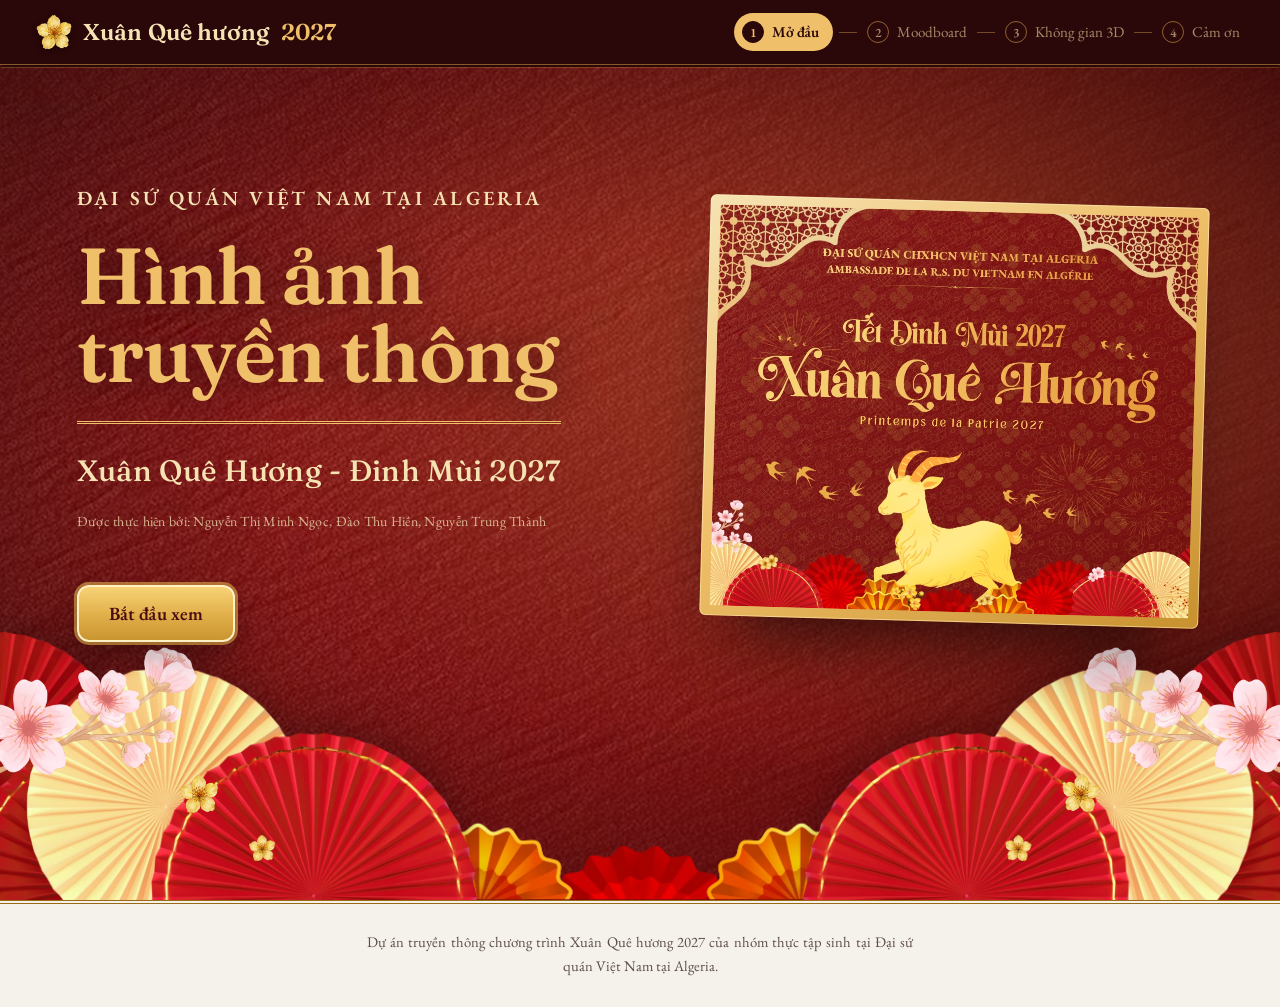
<file: xuan-que-huong-2027/index.html>
<!DOCTYPE html>
<html lang="vi">
<head>
  <meta charset="utf-8">
  <meta name="viewport" content="width=device-width, initial-scale=1">
  <title>Xuân Quê hương 2027, moodboard, ấn phẩm và không gian 3D</title>
  <meta name="description" content="Moodboard, ấn phẩm truyền thông và không gian 3D của chương trình Xuân Quê hương Đinh Mùi 2027, dự án của nhóm thực tập sinh.">
  <link rel="preload" href="assets/fonts/EBGaramondVN-Regular.woff2" as="font" type="font/woff2" crossorigin>
  <link rel="preload" href="assets/fonts/EBGaramondVN-SemiBold.woff2" as="font" type="font/woff2" crossorigin>
  <link rel="preload" href="assets/fonts/Fraunces-latin.woff2" as="font" type="font/woff2" crossorigin>
  <link rel="stylesheet" href="css/style.css?v=10">
  <script type="importmap">
  {
    "imports": {
      "three": "./assets/vendor/three/three.module.js",
      "three/addons/": "./assets/vendor/three/addons/"
    }
  }
  </script>
</head>
<body>

<header class="topbar">
  <a class="brand" href="#/" aria-label="Về trang mở đầu">Xuân Quê hương <span>2027</span></a>
  <nav class="stepper" id="stepper" aria-label="Các phần của bài trình bày">
    <a href="#/" data-step="0"><i>1</i>Mở đầu</a>
    <a href="#/moodboard" data-step="1"><i>2</i>Moodboard</a>
    <a href="#/khong-gian" data-step="2"><i>3</i>Không gian 3D</a>
    <a href="#/cam-on" data-step="3"><i>4</i>Cảm ơn</a>
  </nav>
</header>

<main>

  <section class="view view-home" id="view-home" data-route="/">
    <div class="hero" id="hero">
      <div class="hero-grid">
        <div class="hero-main">
          <div class="hero-copy">
            <p class="hero-org" id="heroOrg"></p>
            <h1>Hình ảnh<br>truyền thông</h1>
            <p class="hero-event" id="heroEvent"></p>
            <p class="hero-credit" id="heroCredit"></p>
          </div>
          <div class="hero-actions">
            <a class="btn btn-gold" href="#/moodboard" id="heroBtn">Bắt đầu xem</a>
          </div>
        </div>
        <figure class="hero-art" id="heroArt" hidden><div class="poster-frame"><img id="heroArtImg" alt="Poster chương trình Xuân Quê hương Đinh Mùi 2027"></div></figure>
      </div>
      <div class="fans" aria-hidden="true"></div>
    </div>
  </section>

  <section class="view view-mood" id="view-moodboard" data-route="/moodboard">
    <div class="page page-wide">
      <h2 id="mTitle"></h2>
      <p class="lead" id="mLead"></p>
      <div class="mood-layout">
        <nav class="toc" id="toc" aria-label="Mục lục trang Moodboard"></nav>
        <div class="mood-body" id="moodBody"></div>
      </div>
      <div class="pager">
        <a class="btn btn-line" href="#/">Quay lại mở đầu</a>
        <a class="btn btn-red" href="#/khong-gian">Tiếp tục tới không gian 3D</a>
      </div>
    </div>
  </section>

  <section class="view view-space" id="view-space" data-route="/khong-gian">
    <div class="space" id="space">
      <div class="space-canvas" id="spaceCanvas"></div>
      <div class="hotspots" id="hotspots"></div>
      <p class="space-loading" id="spaceLoading">Đang dựng không gian</p>

      <div class="space-bar space-views" id="viewButtons" role="group" aria-label="Góc nhìn"></div>
      <div class="space-bar space-tools" role="group" aria-label="Công cụ">
        <div class="seg" id="modeSeg">
          <button type="button" data-mode="orbit" class="on">Xoay quanh</button>
          <button type="button" data-mode="walk">Đi bộ</button>
        </div>
        <div class="seg" id="timeSeg">
          <button type="button" data-time="dusk" class="on">Buổi tối</button>
          <button type="button" data-time="day">Ban ngày</button>
        </div>
        <button type="button" class="tool tool-party" id="confettiBtn">Bắn pháo hoa giấy</button>
        <button type="button" class="tool" id="tourBtn">Tham quan tự động</button>
      </div>

      <aside class="legend" id="legend">
        <button type="button" class="legend-toggle" id="legendToggle" aria-expanded="true">Các khu trong sân</button>
        <ol id="legendList"></ol>
      </aside>

      <aside class="panel" id="panel" hidden>
        <button type="button" class="panel-close" id="panelClose" aria-label="Đóng">Đóng</button>
        <p class="panel-no" id="panelNo"></p>
        <h3 id="panelName"></h3>
        <p id="panelDesc"></p>
        <p class="panel-plan" id="panelPlan"></p>
        <div class="panel-nav">
          <button type="button" class="btn btn-line" id="panelPrev">Khu trước</button>
          <button type="button" class="btn btn-line" id="panelNext">Khu sau</button>
        </div>
      </aside>

      <div class="joy" id="joy" hidden><i id="joyKnob"></i></div>
      <button type="button" class="held-chip" id="heldChip" hidden>Đang cầm brochure. Bấm để xem</button>
      <p class="space-hint" id="spaceHint">Kéo để xoay, cuộn để phóng to, giữ chuột phải để di chuyển. Bấm Đi bộ rồi dùng phím W A S D hoặc bấm vào sàn để đi tới đó.</p>
    </div>
    <div class="space-foot">
      <a class="btn btn-line" href="#/moodboard">Quay lại Moodboard</a>
      <a class="btn btn-red" href="#/cam-on" id="endBtn">Kết thúc</a>
    </div>
  </section>

  <section class="view view-thanks" id="view-thanks" data-route="/cam-on">
    <div class="hero thanks">
      <div class="thanks-card">
        <p class="hero-org" id="thOrg"></p>
        <h2 id="thTitle"></h2>
        <p class="thanks-msg" id="thMsg"></p>
        <p class="thanks-sign" id="thSign"></p>
        <div class="thanks-actions">
          <a class="btn btn-ghost" href="#/">Xem lại từ đầu</a>
          <a class="btn btn-ghost" href="../">Về portfolio</a>
          <a class="btn btn-ghost" href="#/khong-gian">Quay lại không gian 3D</a>
        </div>
      </div>
      <div class="fans" aria-hidden="true"></div>
    </div>
  </section>

</main>

<footer class="sitefoot"><span id="siteFoot"></span></footer>

<dialog class="lightbox" id="lightbox">
  <button type="button" id="lightboxClose" aria-label="Đóng ảnh">Đóng</button>
  <button type="button" class="lb-nav lb-prev" id="lbPrev" aria-label="Ảnh trước">&lsaquo;</button>
  <img id="lightboxImg" alt="">
  <button type="button" class="lb-nav lb-next" id="lbNext" aria-label="Ảnh sau">&rsaquo;</button>
  <p id="lightboxCap"></p>
  <span class="lb-count" id="lbCount"></span>
</dialog>

<dialog class="locdlg" id="locDlg">
  <div class="loc-card" id="locCard" data-pos="middle">
    <div class="loc-glow" aria-hidden="true"></div>
    <div class="loc-sparks" id="locSparks" aria-hidden="true"></div>
    <button type="button" class="loc-x" id="locClose" aria-label="Đóng">Đóng</button>
    <div class="loc-face">
      <img class="loc-img" id="locImg" alt="">
      <div class="loc-over">
        <div class="loc-env" id="locEnv"><i></i></div>
        <p class="loc-title" id="locTitle"></p>
        <p class="loc-msg" id="locMsg"></p>
      </div>
    </div>
    <button type="button" class="btn btn-gold" id="locAgain">Hái thêm một lộc</button>
  </div>
</dialog>

<dialog class="lightbox bro" id="broDlg">
  <button type="button" id="broClose" aria-label="Đóng">Đóng</button>
  <div class="bro-stage" id="broStage" role="img" aria-label="Brochure gấp ba">
    <div class="bf-flip" id="broFlip"><div class="bf-sheet">
      <div class="bf-p bf-a"><i class="ff"></i><i class="fk"></i>
        <div class="bf-p bf-b"><i class="ff"></i><i class="fk"></i>
          <div class="bf-p bf-c"><i class="ff"></i><i class="fk"></i></div>
        </div>
      </div>
    </div></div>
  </div>
  <p id="broLabel"></p>
  <div class="bro-actions">
    <button type="button" class="btn btn-line" id="broFold">Gập lại</button>
    <button type="button" class="btn btn-line" id="broTurn">Lật sang mặt kia</button>
    <button type="button" class="btn btn-gold" id="broTake">Cầm theo brochure</button>
  </div>
  <p class="bro-note" id="broNote"></p>
</dialog>

<script type="module" src="js/app.js?v=10"></script>
</body>
</html>
</file>
<file: xuan-que-huong-2027/css/style.css>
/* =====================================================================
   Xuân Quê hương 2027, giao diện hồ sơ trình bày
   Đỏ son, vàng đồng, men sứ. Chữ tiêu đề và nội dung đổi được trong trang quản trị.
   ===================================================================== */
:root {
  /* bảng màu theo moodboard */
  --maroon: #841b1a;        /* nền chủ đạo */
  --vermilion: #a71f02;     /* họa tiết quạt nan */
  --forest: #23402f;        /* nền sản phẩm truyền thông */
  --blush: #fe909d;         /* hoa đào */
  --gold-1: #efbf69;        /* chữ và họa tiết */
  --gold-2: #f0c270;
  --gold-3: #fdd05a;        /* hoa mai */
  --gold-4: #f0a622;
  --night: #0a0304;         /* nền các bảng moodboard */
  --lacquer: #2a0709;
  --lacquer-2: #3d0d10;
  --red: #a71f02;
  --red-deep: #841b1a;
  --gold: #efbf69;
  --gold-d: #9a6b16;
  --gold-soft: #f6e3b4;
  --pink: #fe909d;
  --leaf: #23402f;
  --lime: #f5f2ec;          /* nền trang, giấy ngà */
  --paper: #ffffff;
  --card: #fff8e6;          /* nền thẻ nội dung, kem vàng dịu mắt */
  --ink: #2a1a1a;
  --muted: #5d4c4c;
  --line: #ddd5c8;
  --bar: 64px;
  --font-body: 'EB Garamond VN', 'EB Garamond', Georgia, 'Times New Roman', serif;
  --font-display: 'Fraunces', 'Cormorant Garamond', Georgia, 'Times New Roman', serif;
  --wave: radial-gradient(circle at 50% 100%, transparent 0 17px, rgba(239, 191, 105, .3) 18px 19px, transparent 20px);
  --mai: url("../assets/brand/hoa-mai.webp");
  --tex-red: url("../assets/texture/li-xi-do.jpg");
  --tex-green: url("../assets/texture/nen-xanh.jpg");
}

@font-face { font-family: 'Fraunces'; src: url('../assets/fonts/Fraunces-vi.woff2') format('woff2'); font-weight: 100 900; font-style: normal; font-display: swap; unicode-range: U+0102-0103, U+0110-0111, U+0128-0129, U+0168-0169, U+01A0-01A1, U+01AF-01B0, U+0300-0301, U+0303-0304, U+0308-0309, U+0323, U+0329, U+1EA0-1EF9, U+20AB; }
@font-face { font-family: 'Fraunces'; src: url('../assets/fonts/Fraunces-latin.woff2') format('woff2'); font-weight: 100 900; font-style: normal; font-display: swap; unicode-range: U+0000-00FF, U+0131, U+0152-0153, U+02BB-02BC, U+02C6, U+02DA, U+02DC, U+0304, U+0308, U+0329, U+2000-206F, U+20AC, U+2122, U+2191, U+2193, U+2212, U+2215, U+FEFF, U+FFFD; }
/* hệ font nội dung: EB Garamond, Regular cho chữ thường, SemiBold cho chữ cần nổi bật */
@font-face { font-family: 'EB Garamond VN'; src: url('../assets/fonts/EBGaramondVN-Regular.woff2') format('woff2'); font-weight: 400 500; font-style: normal; font-display: swap; }
@font-face { font-family: 'EB Garamond VN'; src: url('../assets/fonts/EBGaramondVN-SemiBold.woff2') format('woff2'); font-weight: 600 800; font-style: normal; font-display: swap; }
html { font-size: 112%; }

* { box-sizing: border-box; }
html { scroll-behavior: smooth; }
body {
  margin: 0; font-family: var(--font-body); font-weight: var(--font-body-weight, 400);
  color: var(--ink); background: var(--lime); line-height: 1.7; -webkit-font-smoothing: antialiased;
}
img { max-width: 100%; display: block; }
a { color: inherit; }
:focus-visible { outline: 3px solid var(--gold); outline-offset: 3px; }
@media (prefers-reduced-motion: reduce) { html { scroll-behavior: auto; } }

/* ---------- Thanh trên: tên chương trình và các bước ---------- */
.topbar {
  position: sticky; top: 0; z-index: 50; height: var(--bar);
  display: flex; align-items: center; justify-content: space-between; gap: 20px;
  padding: 0 clamp(14px, 3vw, 36px);
  background: var(--lacquer); color: var(--gold-soft);
  box-shadow: 0 1px 0 rgba(224, 174, 72, .5), 0 4px 0 -1px var(--lacquer), 0 5px 0 -1px rgba(224, 174, 72, .28);
}
.brand {
  display: flex; align-items: center; gap: 11px; white-space: nowrap; text-decoration: none;
  font-family: var(--font-display); font-weight: 600; font-size: 1.28rem; letter-spacing: .005em; color: var(--c-brand, var(--gold-soft));
}
.brand::before { content: ''; width: 36px; height: 36px; flex: none; background: var(--mai) center / contain no-repeat; filter: drop-shadow(0 1px 3px rgba(0, 0, 0, .45)); }
.brand span { color: var(--gold); }

.stepper { display: flex; align-items: center; overflow-x: auto; scrollbar-width: none; }
.stepper::-webkit-scrollbar { display: none; }
.stepper a {
  position: relative; display: flex; align-items: center; gap: 8px; white-space: nowrap;
  padding: 8px 4px; margin-left: 30px; text-decoration: none; font-size: .84rem; font-weight: 500;
  color: rgba(243, 220, 163, .62); transition: color .2s;
}
.stepper a:first-child { margin-left: 0; }
.stepper a + a::before {
  content: ''; position: absolute; left: -24px; top: 50%; width: 18px; height: 1px; background: rgba(224, 174, 72, .4);
}
.stepper a i {
  font-style: normal; display: grid; place-items: center; width: 22px; height: 22px; border-radius: 50%;
  border: 1px solid rgba(224, 174, 72, .55); font-size: .72rem; font-weight: 600;
}
.stepper a:hover { color: var(--gold-soft); }
.stepper a.done { color: rgba(243, 220, 163, .85); }
.stepper a.done i { background: rgba(224, 174, 72, .25); }
.stepper a.active { color: var(--lacquer); }
.stepper a.active { padding: 6px 14px 6px 8px; border-radius: 999px; background: var(--gold); font-weight: 600; }
.stepper a.active i { background: var(--lacquer); color: var(--gold); border-color: var(--lacquer); }

/* ---------- Khung chung các trang ---------- */
.view { display: none; }
.view.is-active { display: block; animation: viewIn .3s ease both; }
@keyframes viewIn { from { opacity: 0; } to { opacity: 1; } }
@media (prefers-reduced-motion: reduce) { .view.is-active { animation: none; } }

.page { max-width: 1040px; margin: 0 auto; padding: clamp(34px, 6vw, 72px) clamp(18px, 4vw, 36px) 64px; }
.page-wide { max-width: 1240px; }
.page > h2:first-child, .page-head h2 { position: relative; padding-bottom: 20px; margin-bottom: 20px; }
.page > h2:first-child::after, .page-head h2::after {      /* đường chỉ vàng kép */
  content: ''; position: absolute; left: 0; bottom: 0; width: 96px; height: 7px;
  border-top: 3px solid var(--gold); border-bottom: 1px solid var(--gold);
}
h2, h3 { text-wrap: balance; }
h2 {
  font-family: var(--font-display); font-weight: 600; letter-spacing: -.012em;
  font-size: clamp(2.2rem, 5.2vw, 3.6rem); line-height: 1.06; margin: 0 0 12px; color: var(--c-h2, var(--red-deep));
}
h3 { font-family: var(--font-display); font-weight: 600; margin: 0 0 8px; }
.lead { max-width: none; color: var(--c-body, var(--muted)); margin: 0 0 48px; font-size: 1.12rem; line-height: 1.75; }

/* ---------- Nút ---------- */
.btn {
  display: inline-flex; align-items: center; justify-content: center; gap: 10px;
  font: 500 .95rem var(--font-body); text-decoration: none; cursor: pointer;
  padding: 12px 24px; border-radius: 8px; border: 1.5px solid transparent;
  transition: transform .15s, background .2s, color .2s, border-color .2s, box-shadow .2s;
}
.btn:active { transform: translateY(1px); }
.btn-red { background: var(--red); color: #fff; }
.btn-red:hover { background: var(--red-deep); }
.btn-line { background: transparent; color: var(--ink); border-color: #b9b0a3; }
.btn-line:hover { border-color: var(--red); color: var(--red); }
.btn-ghost { background: transparent; color: var(--gold-soft); border-color: rgba(243, 220, 163, .55); }
.btn-ghost:hover { background: rgba(255, 255, 255, .1); }
/* nút vàng có khung: dùng cho thao tác chính */
.btn-gold, .choice-go {
  display: inline-flex; align-items: center; gap: 12px; padding: 14px 30px; border-radius: 12px;
  font: 700 1.04rem var(--font-body); color: #4a0c12; text-decoration: none; cursor: pointer;
  background: linear-gradient(180deg, #f7d276 0%, #e0ae48 55%, #c99530 100%);
  border: 2px solid #fff1c4;
  box-shadow: 0 0 0 3px rgba(224, 174, 72, .6), 0 12px 26px rgba(0, 0, 0, .32);
  transition: transform .15s, filter .2s;
}
.btn-gold:hover, .choice-proposal:hover .choice-go { filter: brightness(1.07); transform: translateY(-1px); }
.choice-go::after { content: '\203A'; font-size: 1.5rem; line-height: .8; }
.choice-go { animation: goPulse 2.6s ease-out infinite; }
@keyframes goPulse { 0% { box-shadow: 0 0 0 3px rgba(224,174,72,.6), 0 12px 26px rgba(0,0,0,.32), 0 0 0 3px rgba(224,174,72,.55); } 70%, 100% { box-shadow: 0 0 0 3px rgba(224,174,72,.6), 0 12px 26px rgba(0,0,0,.32), 0 0 0 18px rgba(224,174,72,0); } }
@media (prefers-reduced-motion: reduce) { .choice-go { animation: none; } }

.pager { display: flex; flex-wrap: wrap; gap: 12px; justify-content: space-between; align-items: center; margin-top: 56px; padding-top: 24px; border-top: 1px solid var(--line); }

/* ---------- Mở đầu ---------- */
.hero {
  position: relative; min-height: calc(100svh - var(--bar)); overflow: hidden;
  display: flex; flex-direction: column; justify-content: center;
  padding: clamp(32px, 5vw, 72px) clamp(24px, 6vw, 88px) clamp(140px, 16vw, 230px); color: var(--gold-soft);
  background:
    radial-gradient(ellipse at 70% 36%, rgba(253, 208, 90, .2), transparent 55%),
    radial-gradient(ellipse at 50% 50%, transparent 40%, rgba(20, 2, 4, .55) 100%),
    var(--tex-red) center / cover, var(--maroon);
}
.hero-grid { position: relative; z-index: 1; width: 100%; max-width: 1280px; margin: 0 auto;
  display: grid; grid-template-columns: minmax(0, 1.05fr) minmax(0, .95fr); gap: clamp(32px, 6vw, 96px); align-items: center; }
.hero:not(.has-art) .hero-grid { grid-template-columns: minmax(0, 1fr); }
.hero-main { display: flex; flex-direction: column; align-items: flex-start; gap: clamp(30px, 4vw, 52px); }
.hero-copy { position: relative; max-width: 660px; }
.hero-org { margin: 0 0 22px; font-weight: 600; font-size: 1.12rem; letter-spacing: .16em; text-transform: uppercase; color: var(--c-hero-text, var(--gold-soft)); }
.hero h1 {
  margin: 0; font-family: var(--font-display); font-weight: 600; letter-spacing: -.02em;
  font-size: clamp(2.8rem, 6.2vw, 5.5rem); line-height: .98; color: var(--c-hero-title, var(--gold));
  text-shadow: 0 4px 30px rgba(20, 2, 4, .45);
}
.hero-event { margin: 28px 0 0; padding-top: 22px; width: fit-content; font-family: var(--font-display); font-weight: 500;
  font-size: clamp(1.15rem, 2.3vw, 1.65rem); letter-spacing: .01em; color: var(--c-hero-text, var(--gold-soft)); border-top: 3px double var(--gold); }
.hero-actions { position: relative; display: flex; }

/* poster key visual đặt trong khung vàng */
.hero-art { margin: 0; justify-self: center; width: 100%; max-width: 600px; }
.poster-frame { position: relative; margin: 0; padding: 10px; border-radius: 6px;
  background: linear-gradient(145deg, #f6e3b4, #efbf69 45%, #c8912f);
  box-shadow: 0 44px 80px -34px rgba(0, 0, 0, .75), 0 0 0 1px rgba(255, 241, 196, .55) inset; }
.poster-frame img { width: 100%; border-radius: 2px; }
.hero-art .poster-frame { transform: rotate(1.6deg); animation: floaty 8s ease-in-out infinite; }
@keyframes floaty { 0%, 100% { transform: rotate(1.6deg) translateY(0); } 50% { transform: rotate(1.6deg) translateY(-10px); } }
@media (prefers-reduced-motion: reduce) { .hero-art .poster-frame { animation: none; } }

/* nan quạt trang trí theo phông nền: cụm quạt lớn ở hai góc, hàng hoa quạt tròn ở giữa chân trang, cành hoa đào chồm lên */
.fans { --fh: clamp(150px, 21vw, 320px); position: absolute; left: 0; right: 0; bottom: 0; height: var(--fh); z-index: 0; pointer-events: none;
  background: url("../assets/moodboard/cut/nan-quat-vien.webp") no-repeat center bottom / auto 48%; }
.fans::before, .fans::after { content: ''; position: absolute; bottom: 0; height: 100%; width: calc(var(--fh) * 1.78);
  background: url("../assets/moodboard/cut/hoa-mai-mot.webp") no-repeat 41% 62% / 8% auto, url("../assets/moodboard/cut/hoa-mai-mot.webp") no-repeat 55% 84% / 5.5% auto,
    url("../assets/moodboard/cut/canh-hoa-hong.webp") no-repeat -9% 12% / 46% auto, url("../assets/moodboard/cut/nan-quat-do.webp") no-repeat left bottom / 100% 100%; filter: drop-shadow(0 -6px 18px rgba(0,0,0,.25)); }
.fans::before { left: 0; }
.fans::after { right: 0; transform: scaleX(-1); }
@media (max-width: 720px) { .fans { background-size: auto 40%; } .fans::before, .fans::after { width: calc(var(--fh) * 1.2); } }
.hero.has-image {
  background: var(--hero-img) center / var(--hero-fit, cover) no-repeat, var(--lacquer); justify-content: flex-end; padding-bottom: 40px;
}
.hero.has-image .hero-copy, .hero.has-image .hero-art, .hero.has-image .fans { display: none; }
.hero.has-image .hero-grid { display: flex; justify-content: center; }
.hero.has-image .hero-main { align-items: center; }

/* ---------- Nội dung trình bày ---------- */
.choices { display: grid; grid-template-columns: 1.1fr 1fr; gap: clamp(20px, 3vw, 44px); align-items: stretch; }
.choice { display: flex; flex-direction: column; gap: 8px; text-decoration: none; }
.choice h3 { font-size: clamp(1.7rem, 3vw, 2.2rem); line-height: 1.12; margin-bottom: 6px; }
.choice p { margin: 0; }

/* kho tài liệu: dạng bảng kê, không đóng khung */
.choice-docs { padding-top: 22px; border-top: 4px double var(--gold-d); }
.choice-docs h3 { color: var(--c-h3, var(--red-deep)); }
.choice-docs p { color: var(--c-body, var(--muted)); }
.doclist { list-style: none; margin: 22px 0 0; padding: 0; }
.doclist li { border-bottom: 1px solid var(--line); }
.doclist a, .doclist .off {
  display: flex; justify-content: space-between; align-items: center; gap: 16px; padding: 15px 4px 15px 14px; text-decoration: none;
  border-left: 3px solid transparent; transition: background .2s, border-color .2s;
}
.doclist a:hover { background: rgba(158, 24, 34, .05); border-left-color: var(--red); }
.doclist b { font-weight: 600; color: var(--red-deep); }
.doclist small { display: block; color: var(--muted); font-size: .82rem; }
.doclist .tag { font-size: .8rem; font-weight: 600; color: var(--leaf); white-space: nowrap; }
.doclist .off { opacity: .55; cursor: not-allowed; }
.doclist .off .tag { color: var(--muted); }

/* proposal: khối đỏ son nổi bật */
.choice-proposal {
  position: relative; overflow: hidden; padding: clamp(26px, 3.4vw, 40px); min-height: 330px; border-radius: 14px;
  color: #fff; background: linear-gradient(160deg, rgba(167, 31, 2, .28) 0%, rgba(42, 7, 9, .5) 100%), var(--tex-red) center / cover, var(--maroon);
  box-shadow: 0 24px 50px -26px rgba(60, 10, 12, .8);
  border: 1px solid rgba(224, 174, 72, .55); outline: 1px solid rgba(224, 174, 72, .4); outline-offset: -9px;
}
.choice-proposal h3 { color: var(--gold-soft); position: relative; }
.choice-proposal p { position: relative; color: rgba(255, 255, 255, .92); }
.choice-go { align-self: flex-start; margin-top: auto; position: relative; z-index: 1; }

.flow { list-style: none; margin: 56px 0 0; padding: 0; display: flex; flex-wrap: wrap; gap: 10px 0; align-items: center; font-size: .92rem; color: var(--c-body, var(--muted)); }
.flow li { display: flex; align-items: center; }
.flow li + li::before { content: ''; width: 36px; height: 1px; background: var(--gold-d); margin: 0 14px; }


/* ---------- Mục lục bên trái dùng chung cho Proposal và Moodboard ---------- */
.mood-layout { display: grid; grid-template-columns: 196px minmax(0, 1fr); gap: clamp(32px, 5vw, 80px); align-items: start; }
.toc { position: sticky; top: calc(var(--bar) + 28px); display: grid; gap: 2px; border-left: 1px solid var(--line); }
.toc button {
  text-align: left; font: 600 .98rem var(--font-body); color: var(--muted); background: none; border: 0; cursor: pointer;
  padding: 9px 0 9px 16px; margin-left: -1px; border-left: 3px solid transparent; transition: color .2s, border-color .2s;
}
.toc button:hover { color: var(--red); }
.toc button.on { color: var(--red-deep); border-left-color: var(--red); }

/* ---------- Moodboard: nền tối như các bảng của nhóm ---------- */
.view-mood { background: radial-gradient(ellipse at 50% -8%, rgba(132, 27, 26, .6), transparent 56%), var(--night); color: var(--gold-soft); min-height: calc(100svh - var(--bar)); }
.view-mood h2 { color: var(--blush); }
.view-mood .page > h2:first-child::after { border-color: var(--gold-1); }
.view-mood .lead { color: rgba(246, 227, 180, .86); }
.view-mood .toc { border-left-color: rgba(239, 191, 105, .25); }
.view-mood .toc button { color: rgba(246, 227, 180, .62); }
.view-mood .toc button:hover { color: var(--gold-3); }
.view-mood .toc button.on { color: var(--blush); border-left-color: var(--blush); }
.view-mood .pager { border-top-color: rgba(239, 191, 105, .25); }
.view-mood .btn-line { color: var(--gold-soft); border-color: rgba(239, 191, 105, .55); }
.view-mood .btn-line:hover { color: #fff; border-color: var(--blush); }
.view-mood .pintro { color: var(--gold-soft); }

.msec { margin-bottom: clamp(76px, 9vw, 130px); scroll-margin-top: calc(var(--bar) + 24px); }
.mhead { position: relative; display: flex; align-items: baseline; gap: 18px; margin-bottom: 38px; padding-bottom: 18px; border-bottom: 1px solid rgba(239, 191, 105, .28); }
.mhead::after { content: ''; position: absolute; left: 0; bottom: -2px; width: 76px; height: 3px; background: var(--blush); }
.mno { font: 600 1.05rem var(--font-display); letter-spacing: .12em; color: var(--blush); }
.mhead h3 { margin: 0; font-size: clamp(1.9rem, 3.4vw, 2.7rem); line-height: 1.1; color: var(--gold-1); }
.stack { display: grid; gap: clamp(44px, 5vw, 72px); }
.duo { display: grid; grid-template-columns: repeat(2, minmax(0, 1fr)); gap: clamp(36px, 4vw, 56px) clamp(24px, 3.4vw, 48px); }
.solo { max-width: 600px; margin: 0 auto; }
.board { margin: 0; }
.board-img { display: block; overflow: hidden; border-radius: 8px; background: #000; border: 1px solid rgba(239, 191, 105, .22); box-shadow: 0 34px 64px -36px rgba(0, 0, 0, .95); }
.board.light .board-img { background: #fff; border-color: rgba(239, 191, 105, .45); }
.board-img img { width: 100%; display: block; cursor: zoom-in; transition: transform .7s cubic-bezier(.2, .7, .2, 1); }
.board:hover .board-img img { transform: scale(1.018); }
.cap2 { display: grid; gap: 8px; margin-top: 20px; color: var(--gold-soft); }
.cap2 b { font: 600 1.28rem var(--font-display); color: var(--gold-1); }
.cap2 span { text-align: justify; text-justify: inter-word; line-height: 1.75; font-size: 1.08rem; }
.cap2.split { grid-template-columns: minmax(150px, 220px) minmax(0, 1fr); gap: 12px 36px; align-items: start; }
.msub { margin: clamp(48px, 6vw, 76px) 0 24px; font: 600 1.55rem var(--font-display); color: var(--blush); }
.msub:first-child { margin-top: 0; }

/* bảng màu: các thanh bo tròn một đầu như trong moodboard */
.palette { display: grid; grid-template-columns: repeat(2, minmax(0, 1fr)); gap: 16px clamp(24px, 3.4vw, 48px); max-width: 880px; }
.swatch { display: grid; grid-template-columns: minmax(0, 1.1fr) minmax(0, 1fr); gap: 16px; align-items: center; }
.chip { position: relative; display: grid; place-items: center; height: 52px; padding-left: 26px; border-radius: 10px 999px 999px 10px; background: var(--c); color: var(--ink);
  font: 600 1rem var(--font-display); letter-spacing: .02em; box-shadow: 0 16px 30px -20px rgba(0, 0, 0, .9); }
.chip::before { content: ''; position: absolute; left: 0; top: 0; bottom: 0; width: 24px; border-radius: 10px 0 0 10px; background: rgba(255, 255, 255, .14); border-right: 2px solid rgba(255, 255, 255, .92); }
.chip span { position: relative; }
.sw-txt b { display: block; font-weight: 600; font-size: .92rem; color: var(--gold-1); }
.sw-txt small { display: block; font-size: .8rem; line-height: 1.45; color: rgba(246, 227, 180, .8); }

.keyv { display: grid; grid-template-columns: minmax(0, 1.05fr) minmax(0, 1fr); gap: clamp(32px, 5vw, 80px); align-items: center; }
.keyv-text p { margin: 0; font-size: 1.24rem; line-height: 1.9; text-align: justify; text-justify: inter-word; color: var(--gold-soft); }
.keyv-text p::first-letter { float: left; padding: 8px 14px 0 0; font: 600 4rem/.78 var(--font-display); color: var(--gold-3); }
.keyv .poster-frame img { cursor: zoom-in; }

.specimen { display: grid; grid-template-columns: minmax(0, 1fr) minmax(0, 1.2fr); gap: 36px; padding: 34px; border: 1px solid rgba(239, 191, 105, .26); border-radius: 8px; background: rgba(255, 255, 255, .03); }
.specimen small { display: block; margin-bottom: 12px; font-weight: 600; font-size: .78rem; letter-spacing: .16em; text-transform: uppercase; color: var(--blush); }
.sp-b { margin: 0; font-weight: 600; font-size: 1.5rem; letter-spacing: .02em; line-height: 1.4; color: var(--gold-1); }
.sp-r { margin: 0; font-weight: 400; font-size: 1.22rem; line-height: 1.75; text-align: justify; color: var(--gold-soft); }

.ph { display: grid; place-content: center; text-align: center; gap: 4px; padding: 20px; border: 1.5px dashed #bdb3a5; border-radius: 4px; color: var(--muted); font-size: .9rem; }

/* ---------- Xem ảnh lớn ---------- */
.lightbox { position: fixed; border: 0; padding: 0; background: transparent; max-width: 96vw; width: auto; max-height: 94vh; overflow: visible; color: #fff; }
.lightbox::backdrop { background: rgba(20, 4, 8, .88); }
.lightbox[open] { display: grid; justify-items: center; }
.lightbox img { max-width: 88vw; max-height: 78vh; object-fit: contain; border-radius: 4px; }
.lightbox p { text-align: center; margin: 10px 0 0; font-size: .92rem; }
.lightbox button { position: absolute; top: -4px; right: 0; transform: translateY(-100%); font: 500 .9rem var(--font-body); color: #fff; background: rgba(255,255,255,.15); border: 1px solid rgba(255,255,255,.4); padding: 6px 14px; border-radius: 6px; cursor: pointer; }
.lightbox .lb-nav { top: 50%; right: auto; padding: 0; position: fixed; top: 50%; transform: translateY(-50%); width: 48px; height: 64px; border-radius: 8px; border: 1px solid rgba(255,255,255,.4); background: rgba(255,255,255,.14); color: #fff; font-size: 2.2rem; line-height: 1; cursor: pointer; }
.lb-nav:hover { background: rgba(255,255,255,.3); }
.lb-nav[hidden] { display: none; }
.lightbox .lb-prev { left: 12px; } .lightbox .lb-next { right: 12px; }
.lb-count { color: #fff; font-size: .82rem; opacity: .8; margin-top: 4px; }
.lightbox > button#lightboxClose { top: -4px; }

/* ---------- Trang cảm ơn ---------- */
.hero.thanks { align-items: center; justify-content: center; padding-bottom: clamp(140px, 16vw, 230px); }
.thanks-card { position: relative; max-width: 780px; text-align: center; }
.thanks-card::before { content: ''; display: block; width: 96px; height: 96px; margin: 0 auto 18px; background: var(--mai) center / contain no-repeat; filter: drop-shadow(0 6px 14px rgba(0, 0, 0, .45)); animation: maiSpin 28s linear infinite; }
@keyframes maiSpin { to { transform: rotate(360deg); } }
@media (prefers-reduced-motion: reduce) { .thanks-card::before { animation: none; } }
.thanks-card h2 { color: var(--c-thanks-title, var(--gold)); font-size: clamp(2.2rem, 5.6vw, 4.2rem); margin: 6px 0 22px; padding: 0; line-height: 1.06; }
.thanks-card h2::after { display: none; }
.thanks-msg { font-size: 1.22rem; line-height: 1.8; color: var(--c-thanks-text, var(--gold-soft)); margin: 0 auto 24px; max-width: 60ch; text-align: justify; text-align-last: center; text-justify: inter-word; }
.thanks-sign { font-family: var(--font-display); font-weight: 500; font-size: 1.35rem; color: var(--c-thanks-title, var(--gold)); margin: 0 0 32px; }
.thanks-actions { display: flex; gap: 12px; justify-content: center; flex-wrap: wrap; }

/* ---------- Chân trang ---------- */
.sitefoot { padding: 26px 20px 30px; text-align: center; font-size: .82rem; line-height: 1.6; color: var(--c-foot, var(--muted)); border-top: 4px double var(--gold-d); background: var(--lime); }
.sitefoot span { display: block; max-width: 70ch; margin: 0 auto; }


/* ---------- Không gian 3D ---------- */
.view-space.is-active { display: block; }
.space {
  position: relative; height: calc(100svh - var(--bar) - 64px); min-height: 520px;
  background: #1d2236; overflow: hidden; touch-action: none;
}
.space-canvas, .space-canvas canvas { position: absolute; inset: 0; width: 100%; height: 100%; display: block; }
.space-loading {
  position: absolute; inset: 0; margin: 0; display: grid; place-content: center; color: var(--gold-soft);
  font-family: var(--font-display); font-size: 1.8rem; background: #1d2236; z-index: 6; text-align: center; padding: 20px;
  transition: opacity .5s;
}
.space-loading.gone { opacity: 0; pointer-events: none; }
.space-foot { height: 64px; display: flex; gap: 12px; align-items: center; justify-content: space-between; padding: 0 clamp(14px, 3vw, 32px); background: var(--lime); }

.space-bar { position: absolute; z-index: 4; display: flex; gap: 6px; flex-wrap: wrap; }
.space-views { top: 12px; left: 12px; max-width: calc(100% - 24px); }
.space-tools { top: 12px; right: 12px; justify-content: flex-end; }
.space-views button, .tool, .seg button {
  font: 500 .82rem var(--font-body); cursor: pointer; color: var(--gold-soft);
  background: rgba(52, 8, 14, .78); border: 1px solid rgba(227, 176, 75, .45);
  padding: 7px 12px; border-radius: 9px; backdrop-filter: blur(6px);
}
.space-views button:hover, .tool:hover { background: var(--lacquer-2); }
.space-views button.on, .tool.on, .seg button.on { background: var(--gold); color: var(--lacquer); border-color: var(--gold); }
.seg { display: flex; }
.seg button { border-radius: 0; }
.seg button:first-child { border-radius: 9px 0 0 9px; }
.seg button:last-child { border-radius: 0 9px 9px 0; border-left: 0; }

.hotspots { position: absolute; inset: 0; z-index: 3; pointer-events: none; overflow: hidden; }
.hotspot {
  position: absolute; left: 0; top: 0; pointer-events: auto; cursor: pointer;
  display: flex; align-items: center; gap: 8px; padding: 0; border: 0; background: none; will-change: transform;
}
.hotspot b {
  display: grid; place-items: center; width: 30px; height: 30px; border-radius: 50%;
  background: var(--gold); color: var(--lacquer); font: 700 .86rem var(--font-body);
  border: 2px solid var(--lacquer); box-shadow: 0 4px 14px rgba(0, 0, 0, .45);
  transition: transform .2s, background .2s;
}
.hotspot span {
  position: absolute; left: 36px; top: 50%; transform: translateY(-50%); white-space: nowrap;
  font: 500 .8rem var(--font-body); padding: 5px 10px; border-radius: 8px;
  background: rgba(52, 8, 14, .9); color: var(--gold-soft); opacity: 0; transition: opacity .18s; pointer-events: none;
}
.hotspot:hover b, .hotspot.on b, .hotspot:focus-visible b { transform: scale(1.18); background: #fff; }
.hotspot:hover span, .hotspot.on span, .hotspot:focus-visible span { opacity: 1; }
.hotspot.on b { background: var(--red); color: #fff; border-color: var(--gold); }

.legend {
  position: absolute; z-index: 4; left: 12px; bottom: 12px; width: 250px; max-height: 52%;
  display: flex; flex-direction: column;
  background: rgba(52, 8, 14, .86); border: 1px solid rgba(227, 176, 75, .4); border-radius: 14px;
  backdrop-filter: blur(8px); color: var(--gold-soft); overflow: hidden;
}
.legend-toggle {
  font: 600 .86rem var(--font-body); text-align: left; color: var(--gold-soft); background: none; border: 0;
  padding: 12px 14px; cursor: pointer; display: flex; justify-content: space-between;
}
.legend-toggle::after { content: '−'; }
.legend.closed .legend-toggle::after { content: '+'; }
.legend.closed ol { display: none; }
.legend ol { list-style: none; margin: 0; padding: 0 6px 8px; overflow-y: auto; }
.legend li button {
  width: 100%; display: flex; align-items: center; gap: 10px; text-align: left; cursor: pointer;
  font: 400 .84rem var(--font-body); color: var(--gold-soft); background: none; border: 0; padding: 6px 8px; border-radius: 8px;
}
.legend li button i {
  flex: none; display: grid; place-items: center; width: 22px; height: 22px; border-radius: 50%;
  font-style: normal; font-weight: 700; font-size: .72rem; background: rgba(227, 176, 75, .22);
}
.legend li button:hover { background: rgba(255, 255, 255, .08); }
.legend li button.on { background: var(--gold); color: var(--lacquer); }
.legend li button.on i { background: var(--lacquer); color: var(--gold); }

.panel {
  position: absolute; z-index: 5; right: 12px; top: 56px; bottom: 12px; width: min(360px, calc(100% - 24px));
  overflow-y: auto; padding: 22px 22px 18px;
  background: rgba(252, 251, 248, .97); color: var(--ink); border-radius: 18px;
  box-shadow: 0 20px 50px rgba(0, 0, 0, .4);
}
.panel[hidden] { display: none; }
.panel-close {
  position: absolute; top: 12px; right: 12px; font: 500 .8rem var(--font-body); cursor: pointer;
  background: var(--lime); border: 1px solid var(--line); border-radius: 8px; padding: 4px 10px; color: var(--ink);
}
.panel-no { margin: 0 0 4px; font-size: .84rem; color: var(--red); font-weight: 600; }
.panel h3 { font-size: 1.7rem; line-height: 1.1; color: var(--red-deep); margin: 0 40px 10px 0; }
.panel p { margin: 0 0 12px; font-size: .92rem; }
.panel-plan { color: var(--muted); padding-left: 12px; border-left: 3px solid var(--gold); }
.panel-ref { margin: 14px 0; }
.panel-ref img { width: 100%; border-radius: 12px; }
.panel-ref figcaption { font-size: .78rem; color: var(--muted); margin-top: 6px; }
.panel-nav { display: flex; gap: 10px; margin-top: 14px; }
.panel-nav .btn { flex: 1; padding: 9px 12px; font-size: .86rem; }

.space-hint {
  position: absolute; z-index: 2; left: 50%; bottom: 14px; transform: translateX(-50%); margin: 0;
  background: rgba(0, 0, 0, .55); color: #fff; padding: 7px 14px; border-radius: 999px; font-size: .78rem;
  text-align: center; max-width: calc(100% - 24px); pointer-events: none; transition: opacity .6s;
}
.space-hint.gone { opacity: 0; }

.tool-party { background: var(--red); border-color: var(--gold); color: #fff; }
.tool-party:hover { background: var(--red-deep); }
.space-tools { max-width: calc(100% - 24px); }

/* Cần điều khiển trên điện thoại */
.joy {
  position: absolute; z-index: 4; left: 22px; bottom: 70px; width: 110px; height: 110px; border-radius: 50%;
  background: rgba(52, 8, 14, .45); border: 2px solid rgba(227, 176, 75, .6); touch-action: none;
}
.joy[hidden] { display: none; }
.joy i { position: absolute; left: 50%; top: 50%; width: 46px; height: 46px; margin: -23px 0 0 -23px; border-radius: 50%; background: var(--gold); box-shadow: 0 4px 12px rgba(0,0,0,.4); }

/* Cần điều khiển tròn */
.joy { width: 128px; height: 128px; left: 18px; bottom: 74px; background: radial-gradient(circle, rgba(52,8,14,.35) 0%, rgba(52,8,14,.6) 100%); border-width: 3px; -webkit-tap-highlight-color: transparent; user-select: none; -webkit-user-select: none; }
.joy i { width: 58px; height: 58px; margin: -29px 0 0 -29px; background: radial-gradient(circle at 35% 30%, #ffe49a, #e3b04b 60%, #b9852a); transition: transform .06s linear; }
.joy:active i { filter: brightness(1.08); }
.held-chip { position: absolute; z-index: 4; right: 14px; bottom: 74px; padding: 9px 14px; border-radius: 12px; border: 2px solid var(--gold); background: rgba(52,8,14,.88); color: #f6e2b0; font: inherit; font-size: .85rem; cursor: pointer; }
.held-chip[hidden] { display: none; }

/* Hộp thông điệp hái lộc: thẻ lì xì, ánh vàng hiện ra */
.locdlg { border: 0; padding: 0; background: transparent; max-width: 94vw; max-height: 94vh; overflow: visible; }
.locdlg::backdrop { background: rgba(24, 3, 6, .78); }
.loc-card { position: relative; width: min(440px, 90vw); display: grid; justify-items: center; gap: 14px; color: var(--loc-ink, #fbe9b8); text-align: center; }
.loc-glow { position: absolute; left: 50%; top: 44%; width: 150%; aspect-ratio: 1; transform: translate(-50%, -50%); border-radius: 50%; pointer-events: none; z-index: 0;
  background: repeating-conic-gradient(from 0deg, rgba(255, 214, 120, .55) 0 7deg, rgba(255, 214, 120, 0) 7deg 20deg);
  -webkit-mask-image: radial-gradient(circle, #000 8%, transparent 62%); mask-image: radial-gradient(circle, #000 8%, transparent 62%); opacity: 0; }
.loc-card.reveal .loc-glow { animation: locRays 5s linear infinite, locFade 1s ease-out forwards; }
.loc-face { position: relative; z-index: 1; width: 100%; border-radius: 22px; overflow: hidden; min-height: 330px; display: grid;
  background: radial-gradient(circle at 50% 0%, rgba(255, 214, 120, .25), transparent 62%), var(--tex-red) center / cover, var(--maroon); border: 3px solid var(--gold-1);
  box-shadow: 0 0 0 0 rgba(255, 210, 110, .0), 0 22px 60px rgba(0, 0, 0, .55); }
.loc-card.reveal .loc-face { animation: locCard .8s cubic-bezier(.2,1.3,.4,1) both, locShine 2.6s ease-in-out .6s infinite; }
.loc-face::after { content: ''; position: absolute; inset: 0; pointer-events: none; z-index: 3; border-radius: inherit;
  background: linear-gradient(115deg, transparent 35%, rgba(255, 240, 190, .55) 50%, transparent 65%); background-size: 260% 100%; background-position: 130% 0; }
.loc-card.reveal .loc-face::after { animation: locSweep 1.5s ease-out .35s 1 both; }
.loc-img { position: absolute; inset: 0; width: 100%; height: 100%; object-fit: cover; display: none; }
.loc-card.has-img .loc-img { display: block; }
.loc-over { position: relative; z-index: 2; padding: 26px 24px; display: grid; align-content: center; justify-items: center; gap: 10px; }
.loc-card[data-pos="top"] .loc-over { align-content: start; }
.loc-card[data-pos="bottom"] .loc-over { align-content: end; }
.loc-card.has-img .loc-env, .loc-card.has-img .loc-title { display: none; }
.loc-card.has-img .loc-msg { text-shadow: 0 1px 3px rgba(0,0,0,.55), 0 0 14px rgba(0,0,0,.35); }
.loc-env { width: 56px; height: 78px; border-radius: 8px; background: linear-gradient(180deg, #d9232d, #b3151f); border: 2px solid #f0c332; position: relative; box-shadow: 0 8px 18px rgba(0,0,0,.35); }
.loc-env i { position: absolute; left: 50%; top: 40%; width: 20px; height: 20px; margin: -10px 0 0 -10px; border-radius: 50%; background: #f0c332; box-shadow: inset 0 0 0 3px #b3151f; }
.loc-title { font-family: var(--font-display); font-size: 1.4rem; margin: 0; color: #f0c332; text-transform: uppercase; letter-spacing: .04em; }
.loc-msg { margin: 0; font-size: 1.15rem; line-height: 1.55; display: grid; gap: 6px; text-align: center; opacity: 0; }
.loc-card.reveal .loc-msg { animation: locText .9s ease-out .45s forwards; }
.loc-msg span:nth-child(2) { font-style: italic; opacity: .92; }
.loc-x { position: absolute; top: -6px; right: -4px; z-index: 5; transform: translateY(-100%); background: rgba(255,255,255,.14); border: 1px solid rgba(255,255,255,.45); color: #fff; border-radius: 10px; padding: 5px 12px; cursor: pointer; font: inherit; font-size: .82rem; }
.loc-card .btn { position: relative; z-index: 1; }
.loc-sparks { position: absolute; inset: -6% -4%; z-index: 4; pointer-events: none; }
.loc-sparks i { position: absolute; width: 10px; height: 10px; transform: scale(var(--s, 1)); background: radial-gradient(circle, #fff7d0 0, #ffd36a 45%, rgba(255, 211, 106, 0) 72%); border-radius: 50%; opacity: 0; }
.loc-card.reveal .loc-sparks i { animation: locSpark 2.2s ease-in-out var(--d, 0s) infinite; }
@keyframes locRays { to { transform: translate(-50%, -50%) rotate(360deg); } }
@keyframes locFade { to { opacity: 1; } }
@keyframes locCard { 0% { transform: scale(.55) rotate(-6deg); opacity: 0; filter: brightness(2.2); } 100% { transform: none; opacity: 1; filter: none; } }
@keyframes locShine { 0%, 100% { box-shadow: 0 0 22px 2px rgba(255, 210, 110, .45), 0 22px 60px rgba(0,0,0,.55); } 50% { box-shadow: 0 0 52px 10px rgba(255, 215, 120, .85), 0 22px 60px rgba(0,0,0,.55); } }
@keyframes locSweep { from { background-position: 130% 0; } to { background-position: -40% 0; } }
@keyframes locText { from { opacity: 0; transform: translateY(8px) scale(.96); } to { opacity: 1; transform: none; } }
@keyframes locSpark { 0%, 100% { opacity: 0; transform: scale(0) translateY(6px); } 50% { opacity: 1; transform: scale(var(--s, 1)) translateY(-10px); } }
@media (prefers-reduced-motion: reduce) { .loc-card.reveal * { animation-duration: .01s !important; animation-iteration-count: 1 !important; } }

/* Cửa sổ brochure gấp ba, mở ra theo hai nếp gấp */
.lightbox.bro { color: #fff; }
.lightbox.bro[open] { display: grid; justify-items: center; gap: 8px; }
.lightbox.bro > button#broClose { position: absolute; top: -4px; right: 0; }
.bro-stage { --w: min(88vw, calc(56vh * 1.414)); width: var(--w); aspect-ratio: 2000 / 1414; perspective: 2200px; cursor: pointer; }
.bf-flip { position: relative; width: 100%; height: 100%; transform-style: preserve-3d; transition: transform .8s cubic-bezier(.3,.8,.3,1); }
.bf-flip.flipped { transform: rotateY(180deg); }
.bf-sheet { position: absolute; inset: 0; transform-style: preserve-3d; transform: translateX(33.3333%); transition: transform 1.1s cubic-bezier(.45,.05,.2,1) .35s; }
.open .bf-sheet { transform: translateX(0); transition-delay: 0s; }
.bf-p { position: absolute; top: 0; height: 100%; transform-style: preserve-3d; transform-origin: left center; }
.bf-a { left: 0; width: 33.3333%; }
.bf-b, .bf-c { left: 100%; width: 100%; transition: transform 1s cubic-bezier(.45,.05,.2,1); }
.bf-b { transform: translateZ(-2px) rotateY(180deg); transition-delay: .3s; }
.bf-c { transform: translateZ(2px) rotateY(-180deg); transition-delay: 0s; }
.open .bf-b { transform: translateZ(0) rotateY(0deg); transition-delay: 0s; }
.open .bf-c { transform: translateZ(0) rotateY(0deg); transition-delay: .55s; }
.bf-p > i { position: absolute; inset: 0; backface-visibility: hidden; -webkit-backface-visibility: hidden; background-color: #5a1010; background-size: 300% 100%; background-repeat: no-repeat; box-shadow: 0 18px 40px rgba(0,0,0,.45); }
.bf-p > i::after { content: ''; position: absolute; inset: 0; background: linear-gradient(90deg, rgba(0,0,0,.30), rgba(0,0,0,0) 5%, rgba(0,0,0,0) 94%, rgba(0,0,0,.20)); }
.bf-p > .ff { background-image: var(--bf); }
.bf-p > .fk { background-image: var(--bb); transform: rotateY(180deg); }
.bf-a > .ff { background-position: 0% 0; }   .bf-a > .fk { background-position: 100% 0; }
.bf-b > .ff { background-position: 50% 0; }  .bf-b > .fk { background-position: 50% 0; }
.bf-c > .ff { background-position: 100% 0; } .bf-c > .fk { background-position: 0% 0; }
.bro-actions { display: flex; gap: 10px; flex-wrap: wrap; justify-content: center; }
.bro-note { font-size: .82rem !important; opacity: .85; max-width: 560px; }
.lightbox.bro p { margin: 0; }
@media (prefers-reduced-motion: reduce) { .bf-flip, .bf-sheet, .bf-b, .bf-c { transition: none !important; } }
.lightbox.bro .bro-actions button { position: static !important; top: auto; right: auto; transform: none; }
.lightbox.bro .bro-actions { margin-top: 4px; }
.lightbox.bro .btn { padding: 10px 20px; font-size: .95rem; }
.lightbox.bro .btn-line { color: #fff; border-color: rgba(255,255,255,.55); background: rgba(255,255,255,.12); }
.lightbox.bro .btn-gold { color: var(--lacquer); background: var(--gold); border: 1px solid #fff1c4; }

/* Khung giải thích gọn, cao vừa nội dung, không thừa khoảng trắng */
.panel { top: 56px; bottom: auto; height: auto; max-height: calc(100% - 68px); overflow-y: auto; width: min(320px, calc(100% - 24px)); padding: 16px 18px 14px; }
.panel h3 { font-size: 1.35rem; margin: 0 52px 6px 0; }
.panel p { margin: 0 0 8px; }
.panel p:empty, .panel-plan[hidden] { display: none; }
.panel-nav { margin-top: 8px; }
@media (max-width: 760px) {
  .panel { top: auto; bottom: 8px; left: 8px; right: 8px; width: auto; height: auto; max-height: 44%; padding: 12px 14px 10px; }
  .panel p { font-size: .84rem; margin-bottom: 6px; }
  .panel-nav .btn { padding: 7px 10px; }
}

/* Chữ nội dung căn đều hai bên, khối chữ trải hết bề ngang của khung chứa nó */
.lead, .choice p, .choice-docs p, .doclist small, .panel p, .proposal-lead, .type-spec p, .loc-note, .view p.lead,
.view-content p, .view-proposal p, .view-mood p, .swatch span, .bro-note, .cap2 span, .sw-txt small { text-align: justify; text-justify: inter-word; hyphens: manual; }
.panel-no { text-align: left; }
.lightbox p, .loc-msg, .space-hint { text-align: center; }
.panel-plan { text-align: justify; }
.sitefoot span { text-align: justify; text-align-last: center; text-justify: inter-word; max-width: 78ch; }

/* ---------- Màn hình nhỏ ---------- */
@media (max-width: 1000px) {
  .mood-layout { grid-template-columns: 1fr; gap: 0; }
  .toc { position: sticky; top: var(--bar); z-index: 20; display: flex; gap: 6px; overflow-x: auto; scrollbar-width: none; margin: 0 calc(-1 * clamp(18px, 4vw, 36px)) 28px;
    padding: 10px clamp(18px, 4vw, 36px); border: 0; background: rgba(245, 242, 236, .94); backdrop-filter: blur(8px); border-bottom: 1px solid var(--line); }
  .toc::-webkit-scrollbar { display: none; }
  .toc button { flex: none; padding: 7px 14px; margin: 0; border: 1px solid var(--line); border-radius: 999px; background: #fff; font-size: .9rem; }
  .toc button.on { border-color: var(--red); background: var(--red); color: #fff; }
  .msec, .psec { scroll-margin-top: calc(var(--bar) + 64px); }
}
@media (max-width: 860px) {
  .brand { font-size: 1.1rem; }
  .brand::before { width: 30px; height: 30px; }
  .stepper a { margin-left: 18px; }
  .stepper a + a::before { display: none; }
  .stepper a:not(.active) { font-size: 0; gap: 0; padding: 8px 0; }
  .stepper a:not(.active) i { font-size: .72rem; }
  .choices { grid-template-columns: 1fr; }
  .choice-proposal { min-height: 250px; }
}
@media (max-width: 640px) {
  .brand span { display: none; }
  .pager .btn { flex: 1 1 100%; }
}
@media (max-width: 760px) {
  .space { height: calc(100svh - var(--bar) - 64px); }
  .legend { left: 8px; right: 8px; width: auto; bottom: 8px; max-height: 38%; }
  .legend.closed { max-height: 46px; }
  .space-hint { display: none; }
  .space-views { top: 8px; left: 8px; right: 8px; flex-wrap: nowrap; overflow-x: auto; max-width: none; padding-bottom: 2px; }
  .space-views button { white-space: nowrap; }
  .space-tools { top: 50px; right: 8px; left: 8px; justify-content: flex-start; }
  .space-tools .tool, .space-tools .seg button { font-size: .74rem; padding: 6px 9px; }
  .legend:not(.closed) ~ .panel { display: none; }
  .hotspot b { width: 28px; height: 28px; }
}

/* ---------- Proposal: kế hoạch và timeline, bố cục thoáng ---------- */
.pbar { position: fixed; top: var(--bar); left: 0; right: 0; height: 3px; z-index: 49; background: rgba(239, 191, 105, .2); }
.pbar i { display: block; height: 100%; width: 0; background: linear-gradient(90deg, var(--gold-d), var(--gold-1), var(--gold-3)); transition: width .12s linear; }
.view:not(.view-proposal) .pbar { display: none; }
.toc-part { margin: 18px 0 4px; padding-left: 16px; font-size: .72rem; font-weight: 600; letter-spacing: .18em; text-transform: uppercase; color: var(--gold-d); }
.toc-part:first-child { margin-top: 0; }
.prop-body { min-width: 0; }

.rv-on .rv { opacity: 0; transform: translateY(26px); transition: opacity .8s ease, transform .8s cubic-bezier(.2, .7, .2, 1); transition-delay: calc(var(--i, 0) * 110ms); }
.rv-on .rv.in { opacity: 1; transform: none; }
@media (prefers-reduced-motion: reduce) { .rv-on .rv { opacity: 1; transform: none; transition: none; } }

/* thanh đầu phần: nền đỏ lì xì, phần hai nền xanh rêu */
.ppart { position: relative; display: flex; align-items: baseline; gap: 22px; margin: 0 0 64px; padding: 38px 44px; border-radius: 6px; color: var(--gold-soft);
  background: linear-gradient(120deg, rgba(42, 7, 9, .5), rgba(42, 7, 9, .05)), var(--tex-red) center / cover, var(--maroon);
  border-bottom: 3px solid var(--gold-1); box-shadow: 0 30px 56px -38px rgba(42, 7, 9, .85); }
.ppart.alt { background: linear-gradient(120deg, rgba(10, 24, 16, .5), rgba(10, 24, 16, .05)), var(--tex-green) center / cover, var(--forest); }
.psec + .ppart { margin-top: 24px; }
.ppart span { font-size: .8rem; font-weight: 600; letter-spacing: .22em; text-transform: uppercase; color: var(--gold-1); white-space: nowrap; }
.ppart h3 { margin: 0; font-size: clamp(1.5rem, 2.8vw, 2.1rem); color: var(--gold-soft); }
.psec { margin-bottom: clamp(88px, 10vw, 136px); scroll-margin-top: calc(var(--bar) + 28px); }
.psec-h { display: flex; align-items: center; gap: 20px; margin-bottom: 44px; padding-bottom: 20px; border-bottom: 1px solid var(--line); }
.pno { flex: none; display: grid; place-items: center; width: 54px; height: 54px; border-radius: 50%; border: 1.5px solid var(--gold-d); font: 600 1.1rem var(--font-display); color: var(--gold-d); }
.psec-h h3 { margin: 0; font-size: clamp(1.4rem, 2.6vw, 1.95rem); color: var(--c-h3, var(--red-deep)); line-height: 1.2; }
.pintro { margin: 0 0 36px; color: var(--muted); line-height: 1.8; }
:where(.psec) p { margin: 0; line-height: 1.8; text-align: justify; }

.ledger { margin: 0; border-top: 2px solid var(--red-deep); }
.ledger > div { display: grid; grid-template-columns: 230px minmax(0, 1fr); gap: 44px; padding: 28px 6px; border-bottom: 1px solid var(--line); }
.ledger dt { font-family: var(--font-display); font-weight: 600; color: var(--red-deep); }
.ledger dd { margin: 0; line-height: 1.8; text-align: justify; }

.purpose { padding: 32px 38px; margin-bottom: 36px; background: var(--card); border-left: 4px solid var(--gold-1); box-shadow: 0 22px 44px -34px rgba(42, 7, 9, .45); }
.purpose b { display: block; margin-bottom: 10px; font: 600 .8rem var(--font-body); letter-spacing: .18em; text-transform: uppercase; color: var(--gold-d); }
.trio { display: grid; grid-template-columns: repeat(3, minmax(0, 1fr)); gap: 32px; }
.gcard, .acard, .pill, .chan { position: relative; padding: 36px 32px 32px; background: var(--card); border: 1px solid rgba(239, 191, 105, .4); border-radius: 4px; box-shadow: 0 22px 44px -34px rgba(42, 7, 9, .45); }
.gcard { border-top: 3px solid var(--red-deep); }
.gcard h4, .acard h4, .pill h4, .phases h4, .chan h4 { margin: 0 0 14px; font-family: var(--font-display); font-weight: 600; font-size: 1.22rem; color: var(--red-deep); line-height: 1.3; }
.gno { position: absolute; top: 14px; right: 22px; font: 600 2.8rem var(--font-display); color: rgba(154, 107, 22, .2); line-height: 1; }

.audgrid { display: grid; grid-template-columns: repeat(2, minmax(0, 1fr)); gap: 32px; }
.acard { border-top: 3px solid var(--gold-1); }
.acard p + p { margin-top: 20px; padding-top: 20px; border-top: 1px dashed var(--line); }
.acard small, .pill small, .keymsg small, .hook small { display: block; margin-bottom: 6px; font: 600 .72rem var(--font-body); letter-spacing: .16em; text-transform: uppercase; color: var(--gold-d); }

.keymsg { margin: 0 0 36px; padding: clamp(32px, 5vw, 56px); border-radius: 4px; color: var(--gold-soft); text-align: justify;
  background: linear-gradient(120deg, rgba(10, 24, 16, .5), rgba(10, 24, 16, .1)), var(--tex-green) center / cover, var(--forest);
  font: 500 clamp(1.2rem, 2.1vw, 1.5rem) / 1.75 var(--font-display); box-shadow: 0 30px 56px -38px rgba(10, 24, 16, .9); }
.keymsg small { color: var(--gold-1); margin-bottom: 14px; font-family: var(--font-body); }
.hook { display: grid; grid-template-columns: 250px minmax(0, 1fr); gap: 40px; align-items: center; margin-bottom: 36px; padding: 36px 40px; border: 1.5px solid var(--gold-1); background: var(--card); }
.hook b { font: 600 1.55rem var(--font-display); color: var(--red-deep); line-height: 1.25; }
.pillars { display: grid; grid-template-columns: repeat(3, minmax(0, 1fr)); gap: 32px; }
.pill { border-bottom: 3px solid var(--forest); }
.pill-no { display: block; margin-bottom: 10px; font: 600 .74rem var(--font-body); letter-spacing: .18em; text-transform: uppercase; color: var(--forest); }
.pill-act { margin-top: 20px !important; padding-top: 20px; border-top: 1px dashed var(--line); }

.phases { list-style: none; margin: 0; padding: 0; display: grid; grid-template-columns: repeat(3, minmax(0, 1fr)); gap: 40px; position: relative; }
.phases::before { content: ''; position: absolute; left: 6%; right: 6%; top: 25px; height: 2px; background: repeating-linear-gradient(90deg, var(--gold-1) 0 8px, transparent 8px 16px); }
.phases li { position: relative; padding-top: 70px; }
.ph-dot { position: absolute; top: 0; left: 0; display: grid; place-items: center; width: 52px; height: 52px; border-radius: 50%; background: var(--red-deep); color: #fff; font: 600 1.15rem var(--font-display); box-shadow: 0 0 0 6px var(--lime); }
.chans { display: grid; grid-template-columns: repeat(2, minmax(0, 1fr)); gap: 32px; }
.chan { border-left: 4px solid var(--red-deep); }

/* timeline */
.tl-head, .tl-row { display: grid; grid-template-columns: 180px minmax(0, 1fr) minmax(0, 1fr); gap: 28px; }
.tl-head { padding: 0 0 4px; margin-top: -4px; }
.tl-head + .tl-group .tl-gname { margin-top: 10px; }
.tl-head b { text-align: center; font: 600 .8rem var(--font-body); letter-spacing: .24em; text-transform: uppercase; color: var(--gold-d); padding-bottom: 8px; border-bottom: 2px solid var(--gold-1); }
.tl-head b:last-child { border-bottom-color: var(--forest); color: var(--forest); }
.tl-gname { margin: 56px 0 20px; padding: 10px 20px; display: inline-block; font: 600 .86rem var(--font-body); letter-spacing: .2em; text-transform: uppercase; color: #fff; background: var(--red-deep); border-radius: 2px; }
.tl-group:first-of-type .tl-gname { margin-top: 8px; }
.tl-row { position: relative; padding: 20px 0; }
.tl-row::before { content: ''; position: absolute; left: 7px; top: 0; bottom: 0; width: 2px; background: var(--line); }
.tl-when { position: relative; padding-left: 34px; }
.tl-when i { position: absolute; left: 0; top: 8px; width: 16px; height: 16px; border-radius: 50%; background: var(--lime); border: 3px solid var(--red-deep); }
.tl-when b { font: 600 1.02rem var(--font-display); color: var(--red-deep); line-height: 1.4; }
.tl-col { padding: 22px 26px; background: var(--card); border-radius: 3px; font-size: 1.02rem; line-height: 1.7; box-shadow: 0 20px 40px -34px rgba(42, 7, 9, .5); }
.tl-col.on { border-top: 3px solid var(--forest); } .tl-col.off { border-top: 3px solid var(--gold-1); }
.tl-col ul { margin: 0; padding-left: 20px; } .tl-col li { margin: 6px 0; }
.tl-none { color: #a39a8c; font-size: .95rem; }

@media (max-width: 1000px) {
  .view-mood .toc { background: rgba(10, 3, 4, .94); border-bottom-color: rgba(239, 191, 105, .25); }
  .view-mood .toc button { background: rgba(255, 255, 255, .05); border-color: rgba(239, 191, 105, .3); color: var(--gold-soft); }
  .view-mood .toc button.on { background: var(--blush); border-color: var(--blush); color: var(--night); }
}
@media (max-width: 860px) {
  .trio, .pillars, .phases, .audgrid, .chans, .duo, .palette, .keyv, .specimen { grid-template-columns: 1fr; }
  .cap2.split { grid-template-columns: 1fr; }
  .hero-grid { grid-template-columns: 1fr; }
  .hero-art { max-width: 440px; }
  .ledger > div { grid-template-columns: 1fr; gap: 6px; padding: 22px 4px; }
  .hook { grid-template-columns: 1fr; gap: 12px; padding: 28px 24px; }
  .ppart { flex-direction: column; gap: 6px; padding: 26px 24px; }
  .phases::before { display: none; }
  .phases li { padding: 0 0 0 68px; }
  .tl-head { display: none; }
  .tl-row { grid-template-columns: 1fr; gap: 12px; padding: 20px 0; }
  .tl-col::before { content: attr(data-l); display: block; margin-bottom: 6px; font: 600 .7rem var(--font-body); letter-spacing: .16em; text-transform: uppercase; color: var(--gold-d); }
  .psec { margin-bottom: 64px; scroll-margin-top: calc(var(--bar) + 64px); }
  .toc-part { display: none; }
}

/* ---------- Hộp nhận xét ---------- */
.fbdlg { border: 0; padding: 0; background: transparent; width: min(560px, 94vw); max-height: 92vh; overflow: visible; }
.fbdlg::backdrop { background: rgba(24, 3, 6, .78); }
.fb-card { position: relative; display: grid; gap: 8px; padding: 34px 34px 28px; max-height: 90vh; overflow-y: auto; border-radius: 10px; color: var(--ink);
  background: linear-gradient(180deg, #fffdf8, var(--lime)); border: 3px solid var(--gold-1); box-shadow: 0 30px 70px rgba(0, 0, 0, .55); }
.fb-card h3 { margin: 0; font-size: 1.9rem; color: var(--red-deep); }
.fb-sub { margin: 0 0 10px; color: var(--muted); text-align: justify; }
.fb-card label { margin-top: 8px; font-weight: 600; font-size: .95rem; color: var(--red-deep); }
.fb-card input, .fb-card textarea { width: 100%; padding: 11px 14px; border: 1.5px solid var(--line); border-radius: 6px; background: #fff; color: var(--ink); font: 400 1.05rem/1.6 var(--font-body); resize: vertical; }
.fb-card input:focus, .fb-card textarea:focus { outline: 2px solid var(--gold-1); border-color: var(--gold-d); }
.fb-actions { display: flex; flex-wrap: wrap; align-items: center; gap: 14px; margin-top: 12px; }
.fb-msg { font-size: .95rem; color: var(--forest); font-weight: 600; }
.fb-x { position: absolute; top: 10px; right: 12px; padding: 4px 12px; font: 600 .85rem var(--font-body); color: var(--muted); background: none; border: 1px solid var(--line); border-radius: 6px; cursor: pointer; }
.fb-x:hover { color: var(--red); border-color: var(--red); }
.fb-list { margin-top: 18px; display: grid; gap: 12px; }
.fb-list h4 { margin: 0; font: 600 1.1rem var(--font-display); color: var(--red-deep); padding-top: 14px; border-top: 1px solid var(--line); }
.fb-item { padding: 14px 16px; background: #fff; border-left: 3px solid var(--gold-1); }
.fb-item small { display: block; margin-bottom: 4px; color: var(--gold-d); font-weight: 600; }
.fb-item p { margin: 0; text-align: justify; line-height: 1.65; }

/* Proposal và Moodboard: cỡ chữ vừa phải, thanh thoát */
.psec p, .psec li, .ledger dd, .pintro { font-size: .98rem; }
.tl-col { font-size: .96rem; }
.gcard h4, .acard h4, .pill h4, .phases h4, .chan h4 { font-size: 1.2rem; }
.ledger dt, .tl-when b { font-size: .98rem; }
.psec-h h3 { font-size: clamp(1.45rem, 2.4vw, 1.9rem); }
.keymsg { font-size: clamp(1.15rem, 2vw, 1.4rem); }
.hook b { font-size: 1.5rem; }
.acard small, .pill small, .keymsg small, .hook small, .purpose b, .tl-head b, .pill-no { font-size: .78rem; }
.toc button { font-size: .94rem; }
.mhead h3 { font-size: clamp(1.6rem, 2.9vw, 2.2rem); }
.cap2 b { font-size: 1.1rem; }
.cap2 span { font-size: .96rem; line-height: 1.7; }
.msub { font-size: 1.3rem; }

/* Gian 3D: chữ nhắc ở bàn đón tiếp, tối nhẹ bốn góc cho có chiều sâu */
.nearhint { position: absolute; left: 0; top: 0; z-index: 4; pointer-events: none; opacity: 0; visibility: hidden;
  padding: .72rem 1.5rem; border-radius: 999px; text-align: center; max-width: min(88vw, 640px);
  background: linear-gradient(180deg, rgba(110,18,20,.88), rgba(60,8,12,.9)); color: #fbe3ab;
  font-weight: 600; font-size: 1.12rem; letter-spacing: .01em; line-height: 1.35;
  border: 1px solid rgba(240,194,112,.75); box-shadow: 0 10px 30px rgba(0,0,0,.45), inset 0 0 0 3px rgba(240,194,112,.12); }
.space-canvas::after { content: ''; position: absolute; inset: 0; pointer-events: none;
  background: radial-gradient(ellipse at 50% 46%, rgba(0,0,0,0) 52%, rgba(8,2,6,.38) 100%); }
@media (max-width: 760px) { .nearhint { font-size: .98rem; padding: .6rem 1.1rem; } }

/* Bộ hình tách nền: visual cue và elements */
.kit { display: grid; gap: clamp(28px, 3.4vw, 44px); }
.kitg { border-radius: 22px; padding: clamp(20px, 2.6vw, 34px); background: radial-gradient(120% 140% at 15% 0%, #7a1d1b 0%, #4a0f12 55%, #2f090c 100%); border: 1px solid rgba(240,194,112,.28); box-shadow: 0 18px 44px rgba(40,6,8,.28); overflow: hidden; position: relative; }
.kitg::before { content: ""; position: absolute; inset: 0; background: radial-gradient(60% 50% at 85% 100%, rgba(240,194,112,.12), transparent 70%); pointer-events: none; }
.kitg-head { position: relative; display: grid; gap: 8px; margin-bottom: clamp(16px, 2vw, 26px); max-width: 78ch; }
.kitg-head b { font: 600 1.18rem var(--font-display); color: var(--gold-1); }
.kitg-head p { margin: 0; color: var(--gold-soft); line-height: 1.7; font-size: .98rem; text-align: justify; text-justify: inter-word; }
.kitg-field { position: relative; display: flex; flex-wrap: wrap; align-items: center; justify-content: center; gap: clamp(14px, 2vw, 28px); }
.kit-tile { --h: clamp(96px, 11vw, 150px); appearance: none; background: none; border: 0; padding: 0; cursor: zoom-in; display: grid; justify-items: center; gap: 8px; width: min(100%, calc(var(--h) * var(--ar))); color: var(--gold-soft); font: inherit; transition: opacity .6s ease, transform .6s cubic-bezier(.2,.8,.2,1); transition-delay: calc(var(--i) * 70ms); }
.rv-on .kitg:not(.in) .kit-tile { opacity: 0; transform: translateY(18px) scale(.94); }
.kit-tile img { width: 100%; height: auto; display: block; filter: drop-shadow(0 8px 14px rgba(0,0,0,.35)); animation: kitfloat 6s ease-in-out infinite; animation-delay: var(--d); transition: transform .35s cubic-bezier(.2,.8,.2,1), filter .35s; }
.kit-tile:hover img, .kit-tile:focus-visible img { transform: scale(1.1) rotate(-1.5deg); filter: drop-shadow(0 14px 22px rgba(0,0,0,.5)); animation-play-state: paused; }
.kit-tile:focus-visible { outline: 2px solid var(--gold-1); outline-offset: 6px; border-radius: 10px; }
.kit-tile small { font-size: .78rem; opacity: .75; text-align: center; line-height: 1.3; }
@keyframes kitfloat { 0%,100% { translate: 0 0; } 50% { translate: 0 -7px; } }
@media (prefers-reduced-motion: reduce) { .kit-tile { transition: none; } .kit-tile img { animation: none; } }
@media (max-width: 720px) { .kit-tile { --h: 84px; } .kit-sm .kit-tile, .kit-el .kit-tile, .kit-vc .kit-tile { --h: 58px; } }
.kit-sm .kit-tile, .kit-el .kit-tile { --h: clamp(64px, 7vw, 98px); }
.kit-vc .kit-tile { --h: clamp(66px, 7.6vw, 104px); }
.kit-vc .kitg-field { gap: clamp(12px, 1.6vw, 22px); }
.kit-vc .kitg { padding: clamp(16px, 2vw, 26px); }
.kit-el .kitg-field { gap: clamp(12px, 1.6vw, 22px); }
.kit-sm .kitg-field { gap: clamp(12px, 1.6vw, 22px); }

/* Proposal: chữ nhỏ lại thêm */
.psec p, .psec li, .ledger dd, .pintro { font-size: .86rem; line-height: 1.75; }
.tl-col { font-size: .84rem; }
.gcard h4, .acard h4, .pill h4, .phases h4, .chan h4 { font-size: 1.02rem; }
.ledger dt, .tl-when b { font-size: .86rem; }
.psec-h h3 { font-size: clamp(1.2rem, 2vw, 1.5rem); }
.view-proposal .lead { font-size: .98rem; }

/* Ghép dần các thành phần thành sản phẩm */
.asm-wrap { margin: 0; }
.asm { position: relative; overflow: hidden; border-radius: 6px; box-shadow: 0 14px 36px rgba(0,0,0,.3); }
.asm-stage { position: absolute; left: 0; top: 0; transform-origin: 0 0; }
.asm-base, .asm-final { position: absolute; left: 0; top: 0; width: 100%; height: 100%; max-width: none; object-fit: fill; border-radius: 0; }
.asm-p { position: absolute; left: 0; top: 0; width: 0; height: 0; }
.asm-p img { position: absolute; left: 0; top: 0; max-width: none; transform-origin: 0 0; border-radius: 0; }
.asm-final { opacity: 0; cursor: zoom-in; }
.asm-replay { margin-top: 12px; appearance: none; background: transparent; color: var(--gold-1); border: 1px solid rgba(240,194,112,.5); border-radius: 999px; padding: 6px 16px; font: 500 .82rem var(--font-body); cursor: pointer; }
.asm-replay:hover { background: rgba(240,194,112,.14); }
.view-proposal h2 { font-size: clamp(1.9rem, 3.4vw, 2.6rem); }
.ppart { padding: 26px 34px; margin-bottom: 44px; }
.ppart h3 { font-size: clamp(1.2rem, 2.1vw, 1.6rem); }

/* Họa tiết Hồi giáo ở góc các ô đỏ */
.kitg, .ppart, .choice-proposal { --isl: url("../assets/moodboard/cut/goc-hoi-giao-2.webp"); }
.kitg::before { background: var(--isl) no-repeat left top / auto 100%, radial-gradient(60% 50% at 85% 100%, rgba(240,194,112,.12), transparent 70%); width: min(34%, 300px); height: min(78%, 240px); inset: 0 auto auto 0; opacity: .42; }
.kitg::after { content: ''; position: absolute; top: 0; right: 0; width: min(34%, 300px); height: min(78%, 240px); background: var(--isl) no-repeat left top / auto 100%; transform: scaleX(-1); transform-origin: center; opacity: .42; pointer-events: none; }
.ppart::before, .ppart::after { content: ''; position: absolute; top: 0; height: 100%; aspect-ratio: 1; background: var(--isl) no-repeat left top / auto 100%; opacity: .5; pointer-events: none; }
.ppart::before { left: 0; } .ppart::after { right: 0; transform: scaleX(-1); }
.ppart > * { position: relative; z-index: 1; }
.choice-proposal::after { content: ''; position: absolute; top: 0; right: 0; width: 52%; aspect-ratio: 1; background: var(--isl) no-repeat left top / contain; transform: scaleX(-1); opacity: .42; pointer-events: none; }
.kitg-head, .kitg-field { z-index: 1; }


/* ---------- Chuyển động riêng cho Proposal ---------- */
.rv-on .phases::before { transform: scaleX(0); transform-origin: left center; transition: transform 1.7s cubic-bezier(.5, .1, .2, 1) .25s; }
.rv-on .phases.go::before { transform: none; }
.rv-on .phases .ph-dot { transition: transform .6s cubic-bezier(.3, 1.6, .5, 1), opacity .4s ease, box-shadow .6s ease; transition-delay: calc(var(--i, 0) * .62s + .1s); }
.rv-on .phases:not(.go) .ph-dot { transform: scale(.3); opacity: 0; }
.rv-on .phases.go .ph-dot { box-shadow: 0 0 0 6px var(--lime), 0 0 0 11px rgba(239, 191, 105, .35); }
.rv-on .phases li.rv { transition-delay: calc(var(--i, 0) * .62s + .35s); }

.gno { transition: transform .6s cubic-bezier(.3, 1.5, .5, 1), opacity .5s ease; transform-origin: right top; font-variant-numeric: tabular-nums; }
.rv-on .gcard:not(.in) .gno { transform: scale(.4); opacity: 0; }

.rv-on .tl-row::before { transform: scaleY(0); transform-origin: top; transition: transform .9s ease .15s, background .4s; }
.rv-on .tl-row.in::before { transform: none; }
.rv-on .tl-when i { transition: transform .5s cubic-bezier(.3, 1.6, .5, 1) .3s, background .35s, box-shadow .35s; }
.rv-on .tl-row:not(.in) .tl-when i { transform: scale(0); }
.rv-on .tl-col { transition: opacity .7s ease, transform .8s cubic-bezier(.2, .7, .2, 1), box-shadow .35s; }
.rv-on .tl-row:not(.in) .tl-col.off { opacity: 0; transform: translateX(-30px); }
.rv-on .tl-row:not(.in) .tl-col.on { opacity: 0; transform: translateX(30px); }
.rv-on .tl-row.in .tl-col.off { transition-delay: .25s; } .rv-on .tl-row.in .tl-col.on { transition-delay: .4s; }
.tl-row.cur .tl-when i { background: var(--red-deep); box-shadow: 0 0 0 6px rgba(132, 27, 26, .16); }
.tl-row.cur::before { background: linear-gradient(var(--red-deep), var(--gold-1)); }
.tl-row.cur .tl-col { box-shadow: 0 24px 44px -28px rgba(42, 7, 9, .6); }

@media (hover: hover) {
  .gcard.in:hover, .acard.in:hover, .pill.in:hover, .chan.in:hover { transform: translateY(-5px); box-shadow: 0 30px 50px -30px rgba(42, 7, 9, .55); transition-duration: .3s; transition-delay: 0s; }
}

/* gợi ý vuốt ngang cho thanh mục lục trên điện thoại */
@media (max-width: 960px) {
  .toc { -webkit-mask-image: linear-gradient(90deg, #000 0, #000 90%, transparent 100%); mask-image: linear-gradient(90deg, #000 0, #000 90%, transparent 100%); }
}
/* gợi ý bấm để xem lớn trên các bảng moodboard */
.board-img { position: relative; }
.board-img::after { content: 'Bấm để xem lớn'; position: absolute; right: 10px; bottom: 10px; padding: 4px 10px; border-radius: 999px; background: rgba(20, 4, 6, .66); color: var(--gold-soft); font: 500 .74rem var(--font-body); letter-spacing: .04em; pointer-events: none; opacity: .0; transition: opacity .3s; }
.board:hover .board-img::after { opacity: 1; }
@media (hover: none) { .board-img::after { opacity: .9; } }

/* điều chỉnh theo góp ý, câu giới thiệu không chèn lên họa tiết, chữ mô tả lớn hơn ở trang nội dung */
.choice-docs p { font-size: 1.14rem; line-height: 1.75; }
.choice-proposal p { max-width: 58%; font-size: 1.04rem; line-height: 1.7; }
@media (max-width: 720px) { .choice-proposal p { max-width: 100%; } }
/* moodboard, chữ mô tả nhỏ lại và các đường viền bớt to */
.keyv-text p { font-size: 1.04rem; line-height: 1.85; }
.keyv-text p::first-letter { font-size: 3.2rem; padding: 6px 12px 0 0; }
.cap2 b { font-size: 1.08rem; }
.cap2 span { font-size: .94rem; line-height: 1.7; }
.kit-tile { max-width: 260px; }
.kitg-head b { font-size: 1.05rem; }
.kitg-head p { font-size: .9rem; }
.view-mood .lead, .view-mood .pintro { font-size: 1.02rem; }
.choice-proposal p { max-width: 60%; text-align: left; text-justify: auto; }
.kit-tile { max-width: 300px; }
.view-mood .lead, .view-proposal .lead { max-width: 84ch; }

/* đồng bộ cỡ tiêu đề và lời dẫn của các trang theo trang Proposal */
.page > h2:first-child { font-size: clamp(1.9rem, 3.4vw, 2.6rem); }
.page > .lead, .view-mood .lead, .view-proposal .lead, .view-content .lead { font-size: .98rem; }
.choice h3 { font-size: clamp(1.4rem, 2.4vw, 1.8rem); }
.choice-docs p { font-size: .98rem; }
.choice-proposal p { font-size: .98rem; }

/* nút "Mở link" nổi bật để người xem chú ý */
.doclist a .tag {
  position: relative; overflow: hidden; display: inline-flex; align-items: center; gap: 5px;
  padding: 3px 11px; border-radius: 999px; font-size: .72rem; letter-spacing: .02em; line-height: 1.5;
  color: #fff8e6; background: linear-gradient(135deg, var(--red) 0%, var(--red-deep) 100%);
  box-shadow: 0 2px 6px rgba(158, 24, 34, .25); animation: tagPulse 2.4s ease-out infinite;
  transition: transform .25s, box-shadow .25s;
}
.doclist a .tag::after { content: '\2192'; display: inline-block; animation: tagNudge 1.6s ease-in-out infinite; }
.doclist a .tag::before {
  content: ''; position: absolute; top: 0; bottom: 0; width: 36%; left: -60%;
  background: linear-gradient(100deg, transparent, rgba(255, 236, 190, .55), transparent);
  transform: skewX(-18deg); animation: tagShine 3.4s ease-in-out infinite;
}
.doclist li:nth-child(2) a .tag, .doclist li:nth-child(2) a .tag::before { animation-delay: .25s; }
.doclist li:nth-child(3) a .tag, .doclist li:nth-child(3) a .tag::before { animation-delay: .5s; }
.doclist li:nth-child(4) a .tag, .doclist li:nth-child(4) a .tag::before { animation-delay: .75s; }
.doclist li:nth-child(5) a .tag, .doclist li:nth-child(5) a .tag::before { animation-delay: 1s; }
.doclist li:nth-child(6) a .tag, .doclist li:nth-child(6) a .tag::before { animation-delay: 1.25s; }
.doclist a:hover .tag { transform: translateY(-1px); box-shadow: 0 4px 10px rgba(158, 24, 34, .32); }
.doclist a:hover .tag::after { animation-duration: .7s; }
@keyframes tagPulse {
  0% { box-shadow: 0 2px 6px rgba(158, 24, 34, .25), 0 0 0 0 rgba(158, 24, 34, .4); }
  70%, 100% { box-shadow: 0 2px 6px rgba(158, 24, 34, .25), 0 0 0 7px rgba(158, 24, 34, 0); }
}
@keyframes tagNudge { 0%, 100% { transform: translateX(0); } 50% { transform: translateX(3px); } }
@keyframes tagShine { 0%, 55% { left: -60%; } 100% { left: 130%; } }
@media (prefers-reduced-motion: reduce) {
  .doclist a .tag, .doclist a .tag::before, .doclist a .tag::after { animation: none; }
}

.hero-credit { margin: 14px 0 0; font-size: .78rem; letter-spacing: .02em; opacity: .78; text-align: inherit; }
.hero-credit:empty { display: none; }
</file>
